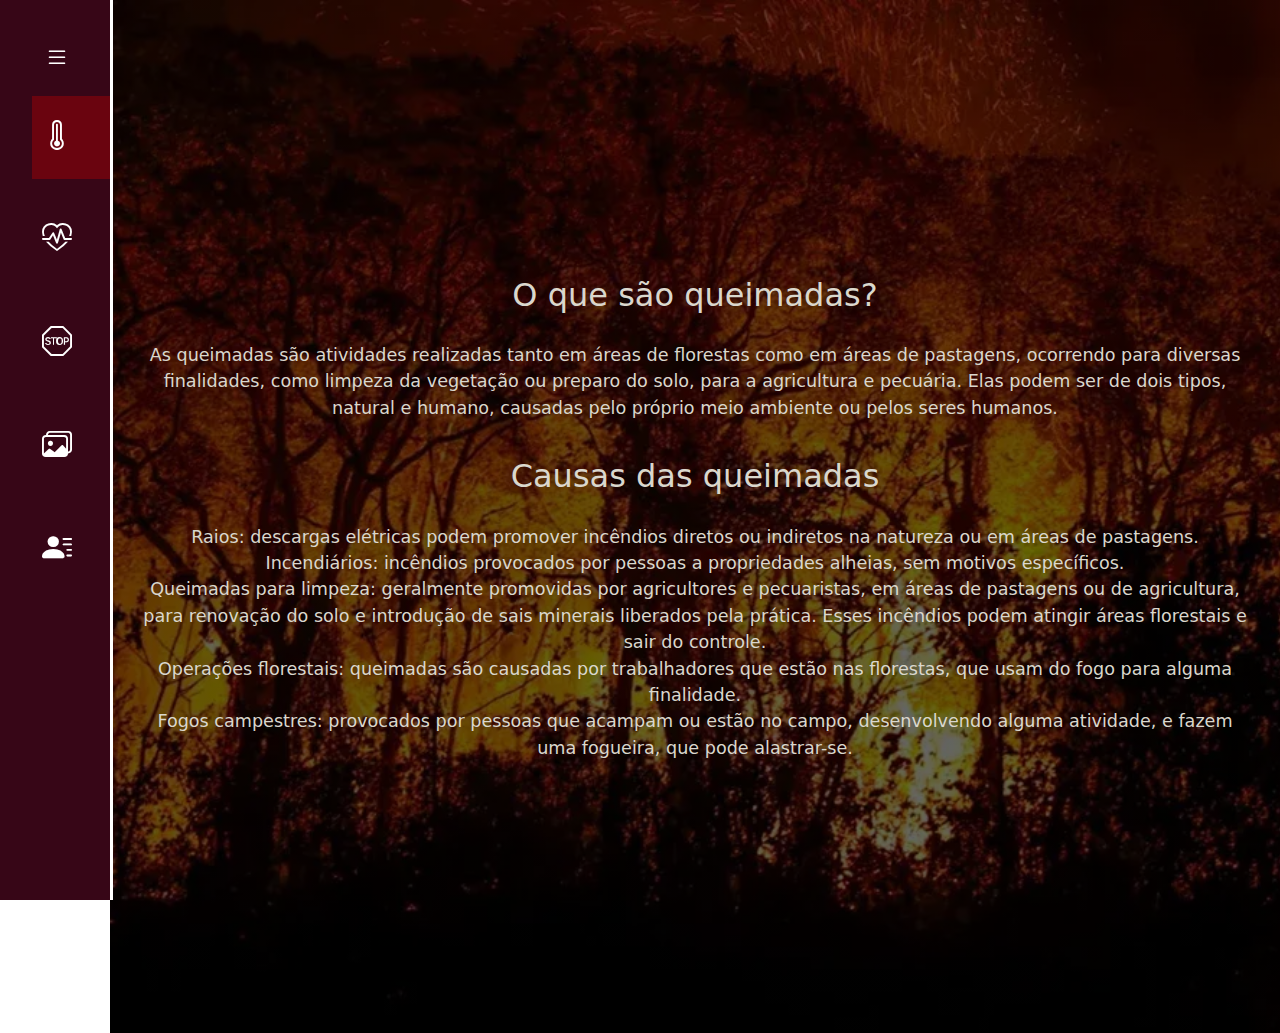
<file: index.html>
<!DOCTYPE html>
<html lang="pt-BR">
<head>
    <meta charset="UTF-8">
    <meta name="viewport" content="width=device-width, initial-scale=1.0">
    <title>Queimadas</title>
    <link href="styles.css" rel="stylesheet">
    <link rel="stylesheet" href="https://cdn.jsdelivr.net/npm/bootstrap-icons@1.11.3/font/bootstrap-icons.min.css">
    <link href="https://cdn.jsdelivr.net/npm/bootstrap@5.3.3/dist/css/bootstrap.min.css" rel="stylesheet" integrity="sha384-QWTKZyjpPEjISv5WaRU9OFeRpok6YctnYmDr5pNlyT2bRjXh0JMhjY6hW+ALEwIH" crossorigin="anonymous">
</head>
<body>

    <nav class="menu-lateral">
        
        <div class="btn-expandir"> 
            <i class="bi bi-list" id="btn-exp"></i>
        </div>

        <ul>
            <li class="item-menu ativo"> 
                <a href="#causas">
                    <span class="icon"><i class="bi bi-thermometer-high"></i></span>
                    <span class="txt-link">Causas</span>
                </a>
            </li>
            <li class="item-menu">
                <a href="consequencias.html">
                    <span class="icon"><i class="bi bi-heart-pulse"></i></span>
                    <span class="txt-link">Consequências</span>
                </a>
            </li>
            <li class="item-menu">
                <a href="prevencao.html">
                    <span class="icon"><i class="bi bi-sign-stop"></i></span>
                    <span class="txt-link">Prevenção</span>
                </a>
            </li>
            <li class="item-menu">
                <a href="fotos.html">
                    <span class="icon"><i class="bi bi-images"></i></span>
                    <span class="txt-link">Fotos</span>
                </a>
            </li>
            <li class="item-menu">
                <a href="contato.html">
                    <span class="icon"><i class="bi bi-person-lines-fill"></i></span>
                    <span class="txt-link">Contato</span>        
                </a>
            </li>
        </ul>
    </nav>
    <section id="destaque">
        <div class="container">
            <div class="row">
                    <h2>O que são queimadas?</h2>
                    <p>As queimadas são atividades realizadas tanto em áreas de florestas como em áreas de pastagens, ocorrendo para diversas finalidades, como limpeza da vegetação ou preparo do solo, para a agricultura e pecuária. Elas podem ser de dois tipos, natural e humano, causadas pelo próprio meio ambiente ou pelos seres humanos.</p>
            </div>
            <div class="row" id="causas">
                    <h2>Causas das queimadas</h2>
                    <ul>
                        <li>Raios: descargas elétricas podem promover incêndios diretos ou indiretos na natureza ou em áreas de pastagens.</li>
                        <li>Incendiários: incêndios provocados por pessoas a propriedades alheias, sem motivos específicos.</li>
                        <li>Queimadas para limpeza: geralmente promovidas por agricultores e pecuaristas, em áreas de pastagens ou de agricultura, para renovação do solo e introdução de sais minerais liberados pela prática. Esses incêndios podem atingir áreas florestais e sair do controle.</li>
                        <li>Operações florestais: queimadas são causadas por trabalhadores que estão nas florestas, que usam do fogo para alguma finalidade.</li>
                        <li>Fogos campestres: provocados por pessoas que acampam ou estão no campo, desenvolvendo alguma atividade, e fazem uma fogueira, que pode alastrar-se.</li>
                    </ul>
                </div>
            </div>
        </div>
    </section>
    <script src="menu.js"></script>
    <script src="https://cdn.jsdelivr.net/npm/bootstrap@5.3.3/dist/js/bootstrap.bundle.min.js" integrity="sha384-YvpcrYf0tY3lHB60NNkmXc5s9fDVZLESaAA55NDzOxhy9GkcIdslK1eN7N6jIeHz" crossorigin="anonymous"></script>
</body>
</html>
</file>
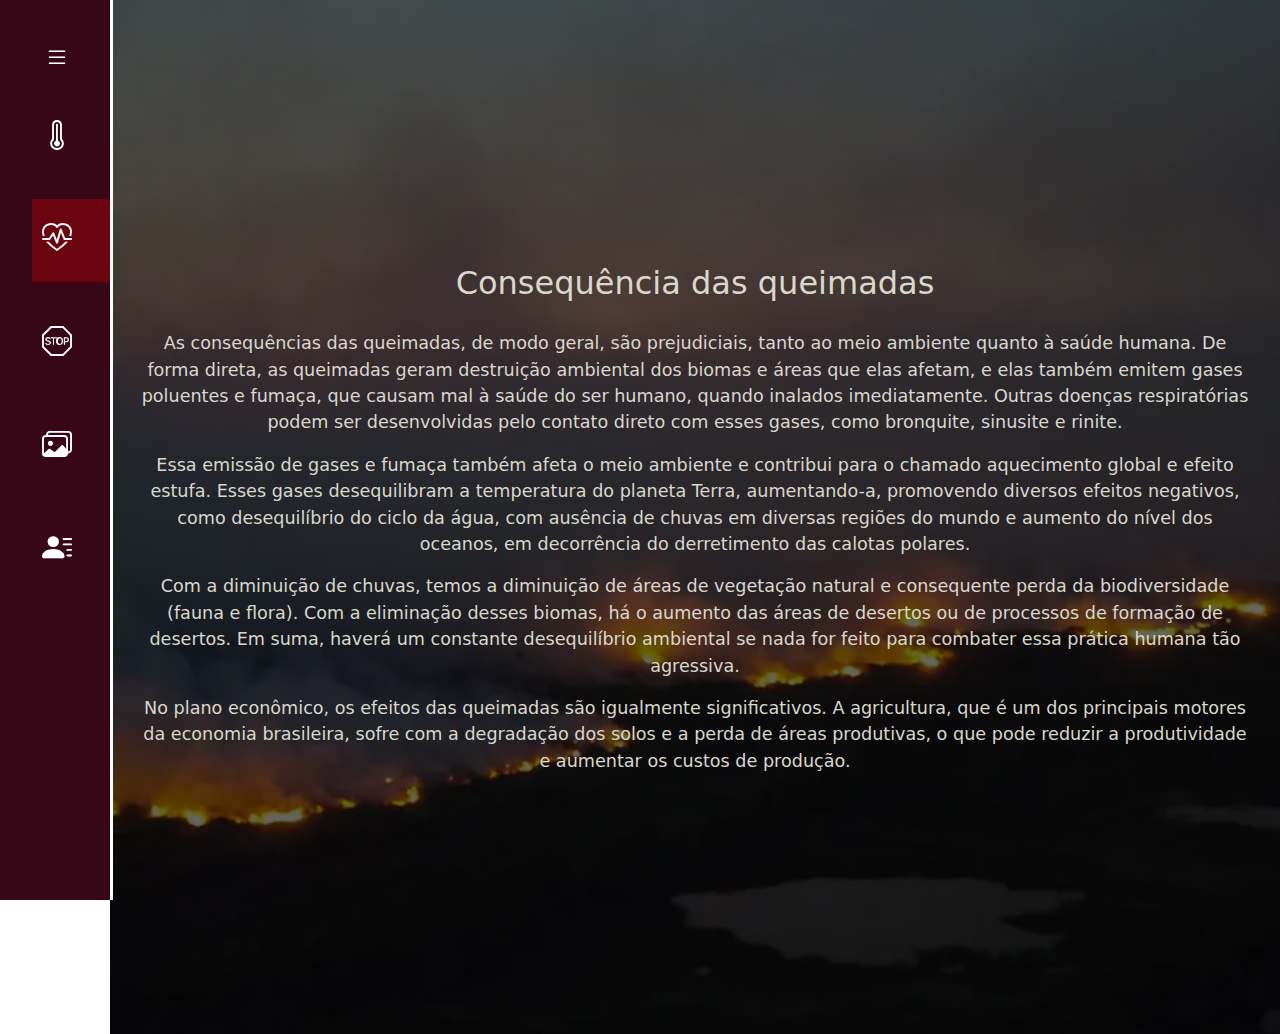
<file: consequencias.html>
<!DOCTYPE html>
<html lang="pt-BR">
<head>
    <meta charset="UTF-8">
    <meta name="viewport" content="width=device-width, initial-scale=1.0">
    <title>Queimadas</title>
    <link href="styles.css" rel="stylesheet">
    <link rel="stylesheet" href="https://cdn.jsdelivr.net/npm/bootstrap-icons@1.11.3/font/bootstrap-icons.min.css">
    <link href="https://cdn.jsdelivr.net/npm/bootstrap@5.3.3/dist/css/bootstrap.min.css" rel="stylesheet" integrity="sha384-QWTKZyjpPEjISv5WaRU9OFeRpok6YctnYmDr5pNlyT2bRjXh0JMhjY6hW+ALEwIH" crossorigin="anonymous">
</head>
<body>
    <nav class="menu-lateral">
        
        <div class="btn-expandir"> 
            <i class="bi bi-list" id="btn-exp"></i>
        </div>

        <ul>
            <li class="item-menu"> 
                <a href="index.html">
                    <span class="icon"><i class="bi bi-thermometer-high"></i></span>
                    <span class="txt-link">Causas</span>
                </a>
            </li>
            <li class="item-menu ativo">
                <a href="consequencias.html">
                    <span class="icon"><i class="bi bi-heart-pulse"></i></span>
                    <span class="txt-link">Consequências</span>
                </a>
            </li>
            <li class="item-menu">
                <a href="prevencao.html">
                    <span class="icon"><i class="bi bi-sign-stop"></i></span>
                    <span class="txt-link">Prevenção</span>
                </a>
            </li>
            <li class="item-menu">
                <a href="fotos.html">
                    <span class="icon"><i class="bi bi-images"></i></span>
                    <span class="txt-link">Fotos</span>
                </a>
            </li>
            <li class="item-menu">
                <a href="contato.html">
                    <span class="icon"><i class="bi bi-person-lines-fill"></i></span>
                    <span class="txt-link">Contato</span>
                </a>
            </li>
        </ul>
    </nav>
    <section id="consequencias">
        <div class="container">
            <div class="row">
                <h2>Consequência das queimadas</h2>
                <p>As consequências das queimadas, de modo geral, são prejudiciais, tanto ao meio ambiente quanto à saúde humana. De forma direta, as queimadas geram destruição ambiental dos biomas e áreas que elas afetam, e elas também emitem gases poluentes e fumaça, que causam mal à saúde do ser humano, quando inalados imediatamente. Outras doenças respiratórias podem ser desenvolvidas pelo contato direto com esses gases, como bronquite, sinusite e rinite.</p>
                <p>Essa emissão de gases e fumaça também afeta o meio ambiente e contribui para o chamado aquecimento global e efeito estufa. Esses gases desequilibram a temperatura do planeta Terra, aumentando-a, promovendo diversos efeitos negativos, como desequilíbrio do ciclo da água, com ausência de chuvas em diversas regiões do mundo e aumento do nível dos oceanos, em decorrência do derretimento das calotas polares.</p>
                <p>Com a diminuição de chuvas, temos a diminuição de áreas de vegetação natural e consequente perda da biodiversidade (fauna e flora). Com a eliminação desses biomas, há o aumento das áreas de desertos ou de processos de formação de desertos. Em suma, haverá um constante desequilíbrio ambiental se nada for feito para combater essa prática humana tão agressiva.</p>
                <p>No plano econômico, os efeitos das queimadas são igualmente significativos. A agricultura, que é um dos principais motores da economia brasileira, sofre com a degradação dos solos e a perda de áreas produtivas, o que pode reduzir a produtividade e aumentar os custos de produção.</p>
            
            </div>
        </div>
    </section>
    <script src="menu.js"></script>
    <script src="https://cdn.jsdelivr.net/npm/bootstrap@5.3.3/dist/js/bootstrap.bundle.min.js" integrity="sha384-YvpcrYf0tY3lHB60NNkmXc5s9fDVZLESaAA55NDzOxhy9GkcIdslK1eN7N6jIeHz" crossorigin="anonymous"></script>
</body>
</html>
</file>
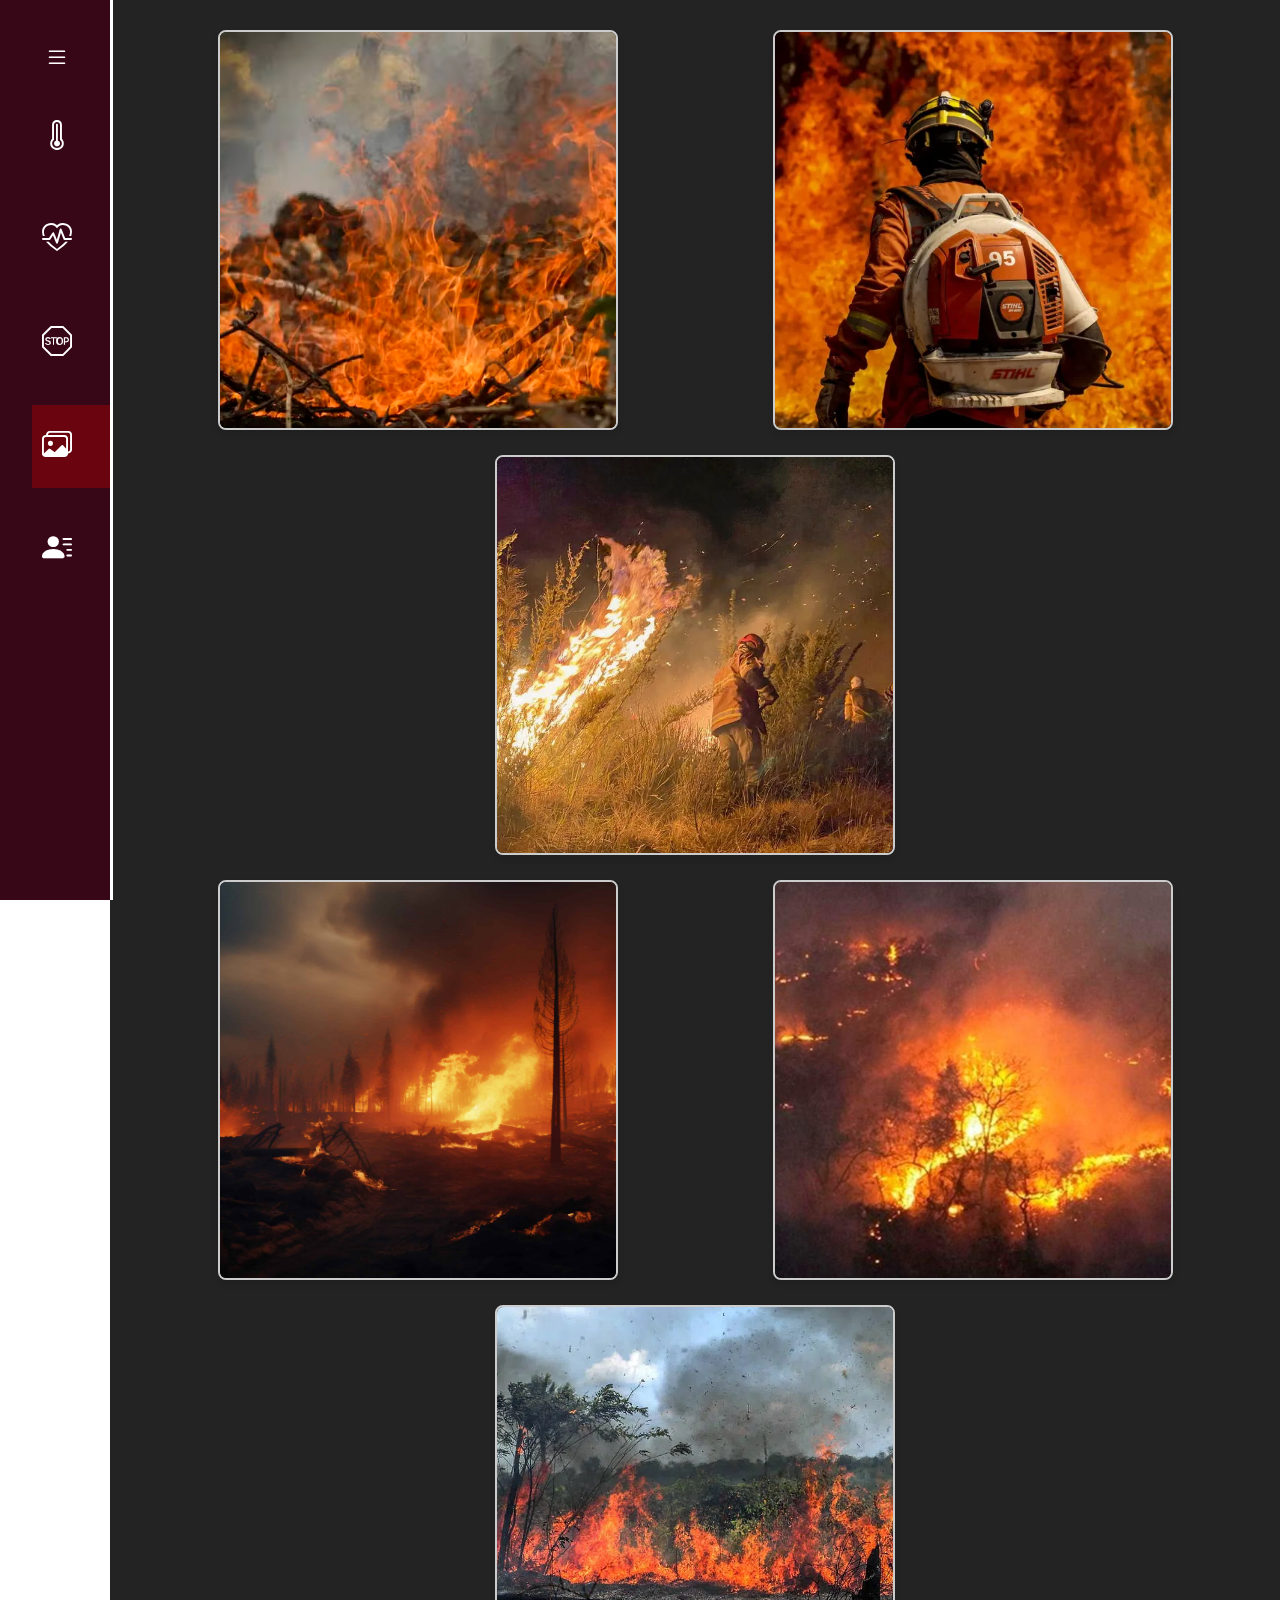
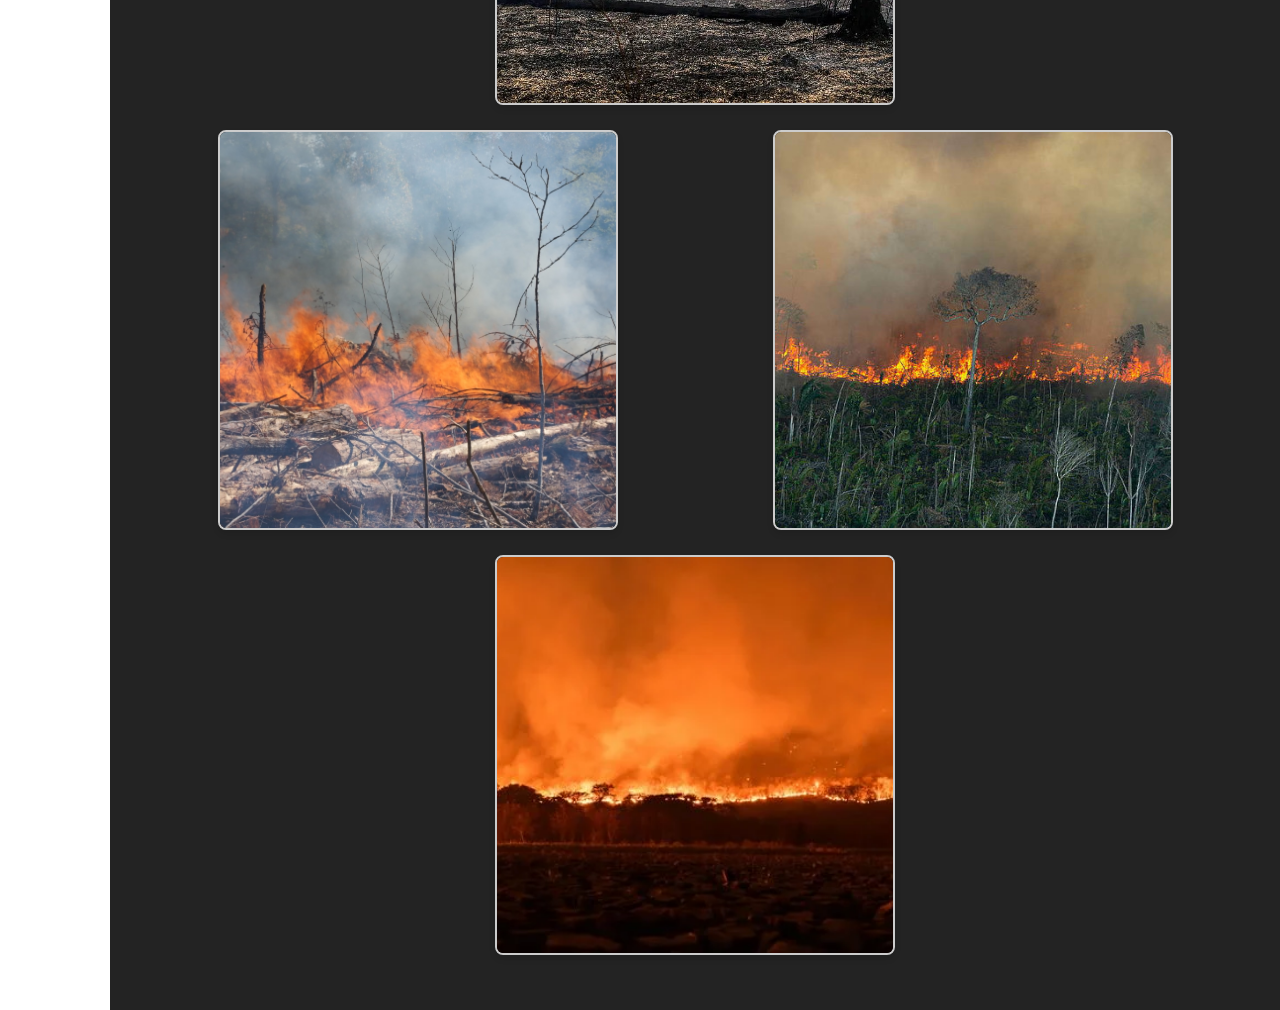
<file: fotos.html>
<!DOCTYPE html>
<html lang="pt-BR">
<head>
    <meta charset="UTF-8">
    <meta name="viewport" content="width=device-width, initial-scale=1.0">
    <title>Queimadas</title>
    <link href="styles.css" rel="stylesheet">
    <link rel="stylesheet" href="https://cdn.jsdelivr.net/npm/bootstrap-icons@1.11.3/font/bootstrap-icons.min.css">
    <link href="https://cdn.jsdelivr.net/npm/bootstrap@5.3.3/dist/css/bootstrap.min.css" rel="stylesheet" integrity="sha384-QWTKZyjpPEjISv5WaRU9OFeRpok6YctnYmDr5pNlyT2bRjXh0JMhjY6hW+ALEwIH" crossorigin="anonymous">
</head>
<body>
    <nav class="menu-lateral">
        
        <div class="btn-expandir"> 
            <i class="bi bi-list" id="btn-exp"></i>
        </div>

        <ul>
            <li class="item-menu"> 
                <a href="index.html">
                    <span class="icon"><i class="bi bi-thermometer-high"></i></span>
                    <span class="txt-link">Causas</span>
                </a>
            </li>
            <li class="item-menu">
                <a href="consequencias.html">
                    <span class="icon"><i class="bi bi-heart-pulse"></i></span>
                    <span class="txt-link">Consequências</span>
                </a>
            </li>
            <li class="item-menu">
                <a href="prevencao.html">
                    <span class="icon"><i class="bi bi-sign-stop"></i></span>
                    <span class="txt-link">Prevenção</span>
                </a>
            </li>
            <li class="item-menu ativo">
                <a href="fotos.html">
                    <span class="icon"><i class="bi bi-images"></i></span>
                    <span class="txt-link">Fotos</span>
                </a>
            </li>
            <li class="item-menu">
                <a href="contato.html">
                    <span class="icon"><i class="bi bi-person-lines-fill"></i></span>
                    <span class="txt-link">Contato</span>
                </a>
            </li>
        </ul>
    </nav>
    <section id="fotos">
        <div class="container">
            <div class="row">
                <div class="col">
                    <img src="img/foto1.avif" alt="imagem quadrada" class="imagens">
                </div>
                <div class="col">
                    <img src="img/foto2.webp" alt="imagem quadrada" class="imagens">
                </div>
                <div class="col">
                    <img src="img/foto3.jpg" alt="imagem quadrada" class="imagens">
                </div>
            </div>
            <div class="row">
                <div class="col">
                    <img src="img/foto4.jpg" alt="imagem quadrada" class="imagens">
                </div>
                <div class="col">
                    <img src="img/foto5.jpg" alt="imagem quadrada" class="imagens">
                </div>
                <div class="col">
                    <img src="img/foto 6.jpg" alt="imagem quadrada" class="imagens">
                </div>
            </div>
            <div class="row">
                <div class="col">
                    <img src="img/foto7.jpg" alt="imagem quadrada" class="imagens">
                </div>
                <div class="col">
                    <img src="img/foto8.jpg" alt="imagem quadrada" class="imagens">
                </div>
                <div class="col">
                    <img src="img/foto9.webp" alt="imagem quadrada" class="imagens">
                </div>
            </div>
        </div>
    </section>
    <script src="menu.js"></script>
    <script src="https://cdn.jsdelivr.net/npm/bootstrap@5.3.3/dist/js/bootstrap.bundle.min.js" integrity="sha384-YvpcrYf0tY3lHB60NNkmXc5s9fDVZLESaAA55NDzOxhy9GkcIdslK1eN7N6jIeHz" crossorigin="anonymous"></script>
</body>
</html>
</file>
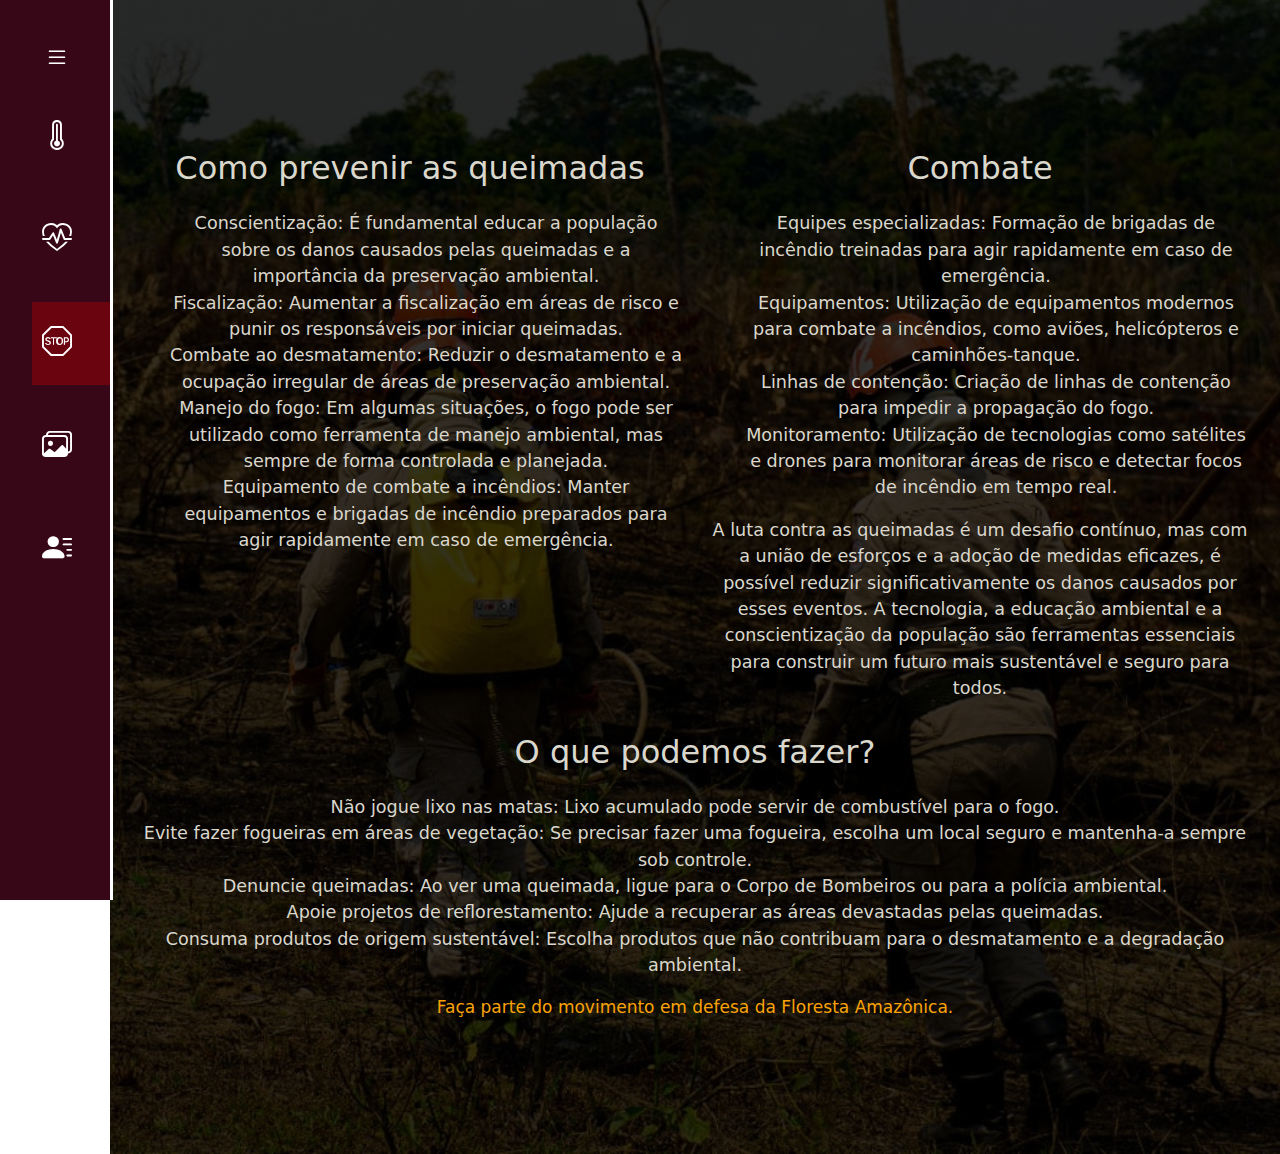
<file: prevencao.html>
<!DOCTYPE html>
<html lang="pt-BR">
<head>
    <meta charset="UTF-8">
    <meta name="viewport" content="width=device-width, initial-scale=1.0">
    <title>Queimadas</title>
    <link href="styles.css" rel="stylesheet">
    <link rel="stylesheet" href="https://cdn.jsdelivr.net/npm/bootstrap-icons@1.11.3/font/bootstrap-icons.min.css">
    <link href="https://cdn.jsdelivr.net/npm/bootstrap@5.3.3/dist/css/bootstrap.min.css" rel="stylesheet" integrity="sha384-QWTKZyjpPEjISv5WaRU9OFeRpok6YctnYmDr5pNlyT2bRjXh0JMhjY6hW+ALEwIH" crossorigin="anonymous">
</head>
<body>
    <nav class="menu-lateral">
        
        <div class="btn-expandir"> 
            <i class="bi bi-list" id="btn-exp"></i>
        </div>

        <ul>
            <li class="item-menu"> 
                <a href="index.html">
                    <span class="icon"><i class="bi bi-thermometer-high"></i></span>
                    <span class="txt-link">Causas</span>
                </a>
            </li>
            <li class="item-menu">
                <a href="consequencias.html">
                    <span class="icon"><i class="bi bi-heart-pulse"></i></span>
                    <span class="txt-link">Consequências</span>
                </a>
            </li>
            <li class="item-menu ativo">
                <a href="prevencao.html">
                    <span class="icon"><i class="bi bi-sign-stop"></i></span>
                    <span class="txt-link">Prevenção</span>
                </a>
            </li>
            <li class="item-menu">
                <a href="fotos.html">
                    <span class="icon"><i class="bi bi-images"></i></span>
                    <span class="txt-link">Fotos</span>
                </a>
            </li>
            <li class="item-menu">
                <a href="contato.html">
                    <span class="icon"><i class="bi bi-person-lines-fill"></i></span>
                    <span class="txt-link">Contato</span>
                </a>
            </li>
        </ul>
    </nav>
    <section id="prevencao">
        <div class="container">
            <div class="row">
                <div class="col-lg-6 col-sm-12">
                    <h2>Como prevenir as queimadas</h2>
                    <ul>
                        <li>Conscientização: É fundamental educar a população sobre os danos causados pelas queimadas e a importância da preservação ambiental.</li>
                        <li>Fiscalização: Aumentar a fiscalização em áreas de risco e punir os responsáveis por iniciar queimadas.</li>
                        <li>Combate ao desmatamento: Reduzir o desmatamento e a ocupação irregular de áreas de preservação ambiental.</li>
                        <li>Manejo do fogo: Em algumas situações, o fogo pode ser utilizado como ferramenta de manejo ambiental, mas sempre de forma controlada e planejada.</li>
                        <li>Equipamento de combate a incêndios: Manter equipamentos e brigadas de incêndio preparados para agir rapidamente em caso de emergência.</li>
                    </ul>
                </div>
                <div class="col-lg-6 col-sm-12">
                    <h2>Combate</h2>
                    <ul>
                        <li>Equipes especializadas: Formação de brigadas de incêndio treinadas para agir rapidamente em caso de emergência.</li>
                        <li>Equipamentos: Utilização de equipamentos modernos para combate a incêndios, como aviões, helicópteros e caminhões-tanque.</li>
                        <li>Linhas de contenção: Criação de linhas de contenção para impedir a propagação do fogo.</li>
                        <li>Monitoramento: Utilização de tecnologias como satélites e drones para monitorar áreas de risco e detectar focos de incêndio em tempo real.</li>
                    </ul>
                    <p>A luta contra as queimadas é um desafio contínuo, mas com a união de esforços e a adoção de medidas eficazes, é possível reduzir significativamente os danos causados por esses eventos. A tecnologia, a educação ambiental e a conscientização da população são ferramentas essenciais para construir um futuro mais sustentável e seguro para todos.</p>
                </div>
            </div>
            <div class="row" id="ajuda">
                <h2>O que podemos fazer?</h2>
                <ul>
                    <li>Não jogue lixo nas matas: Lixo acumulado pode servir de combustível para o fogo.</li>
                    <li>Evite fazer fogueiras em áreas de vegetação: Se precisar fazer uma fogueira, escolha um local seguro e mantenha-a sempre sob controle.</li>
                    <li>Denuncie queimadas: Ao ver uma queimada, ligue para o Corpo de Bombeiros ou para a polícia ambiental.</li>
                    <li>Apoie projetos de reflorestamento: Ajude a recuperar as áreas devastadas pelas queimadas.</li>
                    <li>Consuma produtos de origem sustentável: Escolha produtos que não contribuam para o desmatamento e a degradação ambiental.</li>
                </ul>
                <a href="https://sosamazonia.org.br/soulamazonia" target="_blank">Faça parte do movimento em defesa da Floresta Amazônica.</a>
            </div>
        </div>
    </section>
    <script src="menu.js"></script>
    <script src="https://cdn.jsdelivr.net/npm/bootstrap@5.3.3/dist/js/bootstrap.bundle.min.js" integrity="sha384-YvpcrYf0tY3lHB60NNkmXc5s9fDVZLESaAA55NDzOxhy9GkcIdslK1eN7N6jIeHz" crossorigin="anonymous"></script>
</body>
</html>
</file>
<file: styles.css>
body {
    height: 100vh;
}
nav.menu-lateral {
    width: 110px;
    height: 100%;
    background-color: #370617;
    padding: 40px 0 40px 0;
    box-shadow: 3px 0 0 #fff;

    position: fixed;
    top: 0;
    left: 0;
    overflow: hidden;
    transition: .5s;
}
nav.menu-lateral .btn-expandir {
    margin-left: 35px;
    margin-bottom: 20px;
}
nav.menu-lateral.expandir{
    width: 300px;
}
.btn-expandir{
    width: 100%;
    padding-left: 10px;
}
.btn-expandir > i {
    color: #fff;
    font-size: 24px;
    cursor: pointer;
}
nav ul {
    height: 100%;
    list-style-type: none;
}
nav ul li.item-menu{
    transition: 0.3s;
}
ul li.ativo{
    background-color: #6A040F;
}
ul li.item-menu:hover{
    background: #6A040F;
}
ul li.item-menu a {
    color: #fff;
    text-decoration: none;
    font-size: 20px;
    padding: 20px 0px;
    display: flex;
    margin-bottom: 20px;
    line-height: 40px;
}
ul li.item-menu a .txt-link {
    margin-left: 70px;
    transition: .7s;
    opacity: 0;
}
nav.menu-lateral.expandir .txt-link {
    margin-left: 40px;
    opacity: 1;
}
ul li.item-menu a .icon >i {
    font-size: 30px;
    margin-left: 10px;
}
#destaque {
    text-align: center;
    padding: 28.4vh 0;
    background: linear-gradient(rgba(0,0,0,0.6), rgba(0,0,0,0.6)), url("img/backgroundfogo.webp"); 
    background-position: center;
    background-size: cover;
    background-repeat: no-repeat;
    color: #DAD7CD;
    font-size: 1.1em;
    margin-left: 110px;
}
#destaque h2 {
    padding: 20px;
}
#destaque ul {
    list-style-type: none;
}
#consequencias {
    text-align: center;
    padding: 27.1vh 0;
    background: linear-gradient(rgba(0,0,0,0.6), rgba(0,0,0,0.6)), url("img/focos-incendio-brasil-24h.jpg"); 
    background-position: center;
    background-size: cover;
    background-repeat: no-repeat;
    color: #DAD7CD;
    font-size: 1.1em;
    margin-left: 110px;
}
#consequencias h2 {
    padding: 20px;
}
#prevencao {
    text-align: center;
    padding: 14.9vh 0;
    background: linear-gradient(rgba(0,0,0,0.8), rgba(0,0,0,0.8)), url("img/CAPA-Fazenda-palco-de-dia-do-fogo-em-2022-e-hoje-a-que-tem-mais-queimadas-no-Brasil-1.jpeg"); 
    background-position: center;
    background-size: cover;
    background-repeat: no-repeat;
    color: #DAD7CD;
    font-size: 1.1em;
    margin-left: 110px;
}
#prevencao h2 {
    padding: 15px;
}
#prevencao ul {
    list-style-type: none;
}
#prevencao a {
    font-size: 17px;
    color: #FAA307;
    text-decoration: none;
}
.imagens {
    width: 400px; 
    height: 400px; 
    object-fit: cover;
    border-radius: 8px;
    border: 2px solid #ccc; 
    box-shadow: 0 4px 6px rgba(0, 0, 0, 0.1);
    display: block;
    margin: 0 auto;
}
#fotos {
    background-color: #232323;
    padding: 30px;
    margin-left: 110px;
    transition: 0.4s;
}
.expandirconteudo {
    margin-left: 25vh !important;
}
#fotos .imagens {
    margin-bottom: 25px;
}
#contato {
    height: 100%;
    width: 100%;
    background-color: #232323;
    color: #ccc;
    height: 100%;
    margin: 0;
    display: flex;
    justify-content: center; 
    align-items: center;
}
#contato .info {
    height: 100%;
    display: flex;
    justify-content: center;
    align-content: center;
}
form{
    background-color: #370617;
    padding: 30px;
    border-radius: 8px;
    max-width: 500px;
    margin: auto;
    color: #fff;
    box-shadow: 0 8px 16px rgba(0, 0, 0, 0.3);
}
form h2 {
    text-align: center;
    font-size: 1.5em;
    margin-bottom: 10px;
}
form p {
    text-align: center;
    font-size: 0.9em;
    margin-bottom: 30px;
}
form .row {
    display: flex;
    flex-direction: column;
    margin-bottom: 20px;
}
form .col {
    width: 100%;
    position: relative;
    margin-bottom: 10px;
}
label {
    font-size: 0.85em;
    color: #ddd;
    font-weight: bold;
    display: block;
    margin-bottom: 5px;
}
input[type="text"], input[type="email"], textarea {
    width: 100%;
    padding: 10px;
    border: none;
    border-bottom: 2px solid #ccc;
    background: transparent;
    color: #fff;
    font-size: 0.95em;
}
textarea {
    resize: vertical;
    height: 120px;
}
button[type="submit"] {
    background-color: #fff;
    color: #323232;
    padding: 12px 20px;
    border: none;
    border-radius: 50px;
    cursor: pointer;
    font-size: 1em;
    text-transform: uppercase;
    display: block;
    width: 100%;
    transition: background-color 0.3s ease;
}
button[type="submit"]:hover {
    background-color: #d4ac0d;
}
form span {
    color: #f1c40f;
}
#social {
    padding: 50px 0;
    display: flex;
    justify-content: center;
}
#social a {
    padding: 30px;
    font-size: 2em;
    width: 40px;
    text-decoration: none;
    color: #fff;
    display: flex;
    flex-direction: row;
}
</file>
